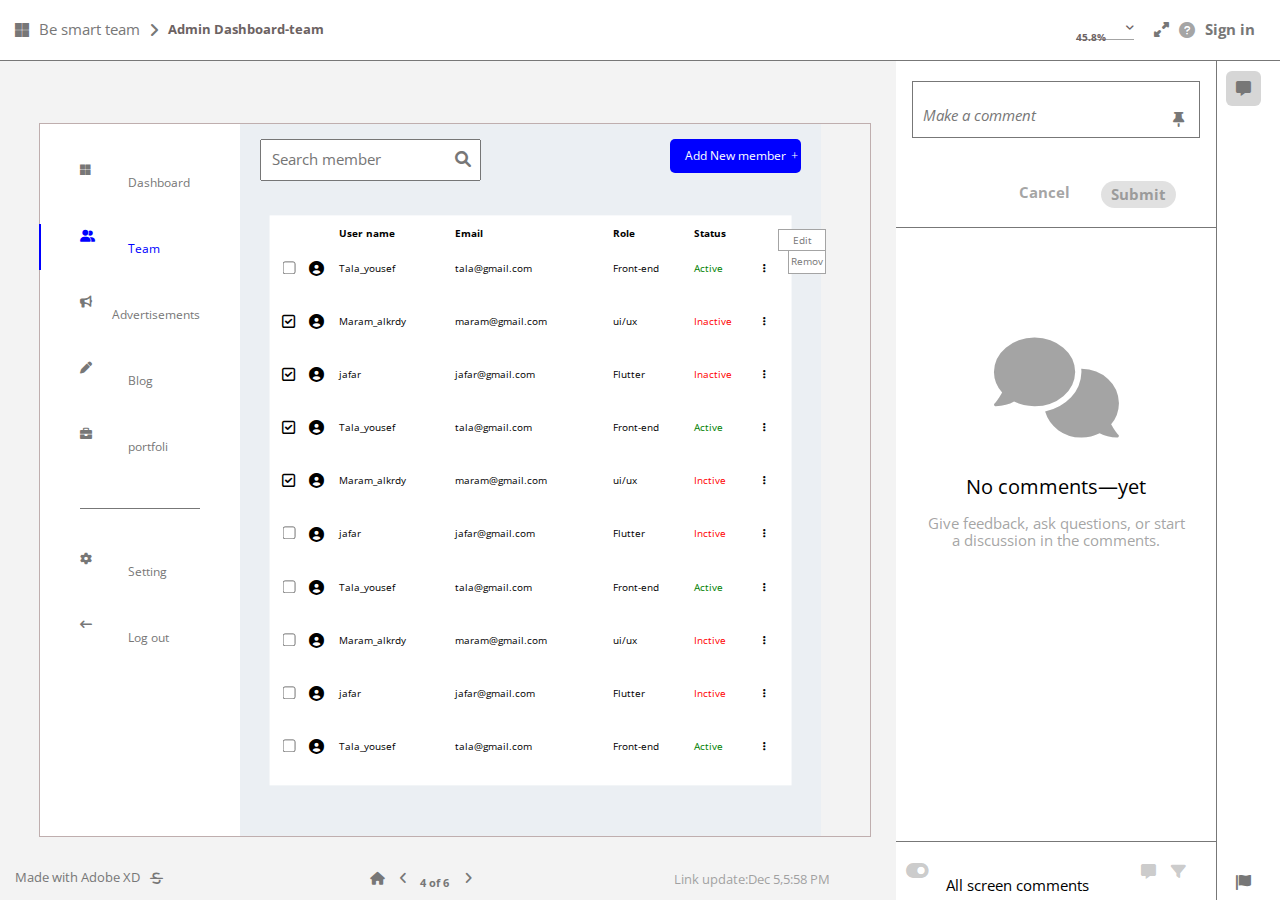
<file: index.html>
<!DOCTYPE html>
<html lang="en">
<head>
    <meta charset="UTF-8">
    <meta http-equiv="X-UA-Compatible" content="IE=edge">
    <meta name="viewport" content="width=device-width, initial-scale=1.0">
    <title>Be Smart</title>
    <!-- Bootstrap css -->
    <link rel="stylesheet" href="https://cdn.jsdelivr.net/npm/bootstrap@4.6.2/dist/css/bootstrap.min.css" integrity="sha384-xOolHFLEh07PJGoPkLv1IbcEPTNtaed2xpHsD9ESMhqIYd0nLMwNLD69Npy4HI+N" crossorigin="anonymous">
    <!-- normaliz -->
     <link rel="stylesheet" href="css/normalize.css">
    <!-- Font Aesome Library -->
    <link rel="stylesheet" href="css/all.min.css">
    <!-- Main Template Css File -->
    <link rel="stylesheet" href="css/Smart.css">
    <!-- Google Fonts -->
    <link rel="preconnect" href="https://fonts.gstatic.com" crossorigin>
    <link href="https://fonts.googleapis.com/css2?family=Open+Sans:wght@400;700&family=Work+Sans:ital,wght@0,200;0,300;0,500;0,600;0,700;0,800;1,400&display=swap" rel="stylesheet">
</head>
<body>
    <!-- Start header -->
    <header>
        <div class="all">
            <!-- Start the Left part from head -->
            <div class="part1">
                <a href="https://xd.adobe.com/view/d5bb8eee-4400-4ab6-a320-c0286a36d1fd-80e8/grid"><i class="fa-brands fa-microsoft"></i></a>
                <a href="https://xd.adobe.com/view/d5bb8eee-4400-4ab6-a320-c0286a36d1fd-80e8/grid">Be smart team</a>
                <i class="fa-solid fa-angle-right"></i>
                <p>Admin Dashboard-team</p>
            </div>
             <!-- End the Left part from head -->
            <!-- Start the right part from head --> 
            <div class="part2">
                <div class="zoom">
                    <p>45.8%</p>
                    <div class="dropdown left">
                        <i class="fa-solid fa-angle-down dropbtn first" onclick="myFunction()"></i>
                        <div id="oneDropdown" class="dropdown-content one">
                         <a href="#" class="small">Defult</a>
                         <a href="#" class="small">25%</a>
                         <a href="#" class="small">50%</a>
                         <a href="#" class="small">75%</a>
                         <a href="#" class="small">100%</a>
                         <a href="#" class="small">150%</a>
                         <a href="#" class="small">100%</a>
                         <a href="#" class="small">200%</a>
                        </div>
                    </div>
                </div>
                <div class="link1">
                    <i class="fa-solid fa-up-right-and-down-left-from-center"></i>
                    <p>Fullscreen mode</p>
                </div>
                <div class="dropdown right">
                    <i class="fa-solid fa-circle-question dropbtn second" onclick="toFunction()"></i>
                    <div id="towDropdown" class="dropdown-content tow">
                      <a href="https://helpx.adobe.com/xd/help/work-with-prototypes.html">Get Help</a>
                      <a href="https://adobexd.uservoice.com/forums/353007-adobe-xd-feature-requests?category_id=159990">Share Feedback</a>
                      <p onclick="turnon()">Logial Notices</p>
                    </div>
                </div>
                <a href="https://auth.services.adobe.com/en_US/index.html?callback=https%3A%2F%2Fims-na1.adobelogin.com%2Fims%2Fadobeid%2FCometWeb1%2FAdobeID%2Ftoken%3Fredirect_uri%3Dhttps%253A%252F%252Fxd.adobe.com%252Fview%252Fd5bb8eee-4400-4ab6-a320-c0286a36d1fd-80e8%252Fscreen%252Fdb1ac50d-ea6a-461c-96b9-d188bbcca755%2523old_hash%253D%2526from_ims%253Dtrue%253Fclient_id%253DCometWeb1%2526api%253Dauthorize%2526scope%253DAdobeID%252Copenid%252Ccreative_cloud%252Csao.ccprivate%252Csao.ccpublish%252Cab.manage%252Csao.comet_service%26state%3D%257B%2522ac%2522%253A%2522xd.adobe.com%2522%252C%2522context%2522%253A%257B%2522reason%2522%253A%257B%2522PROTOTYPE_DATA_SIGN_IN%2522%253A%257B%2522manifestURL%2522%253A%2522https%253A%252F%252Fcdn-sharing.adobecc.com%252Fcontent%252Fstorage%252Fid%252Furn%253Aaaid%253Asc%253AUS%253Ad5bb8eee-4400-4ab6-a320-c0286a36d1fd%253Fcomponent_id%253Dmanifest%2526api_key%253DCometServer1%2526access_token%253D1671177831_urn%25253Aaaid%25253Asc%25253AUS%25253Ad5bb8eee-4400-4ab6-a320-c0286a36d1fd%25253Bpublic_2331f4ae0408fd51a8f163706694e1f29a9dfc69%2522%252C%2522linkTemplate%2522%253A%257B%2522href%2522%253A%2522https%253A%252F%252Fcdn-sharing.adobecc.com%252Fcontent%252Fstorage%252Fid%252Furn%253Aaaid%253Asc%253AUS%253Ad5bb8eee-4400-4ab6-a320-c0286a36d1fd%257B%253Brevision%257D%257B%253Fcomponent_id%252Ccomponent_path%257D%2522%252C%2522data%2522%253A%257B%2522api_key%2522%253A%2522CometServer1%2522%252C%2522access_token%2522%253A%25221671177831_urn%253Aaaid%253Asc%253AUS%253Ad5bb8eee-4400-4ab6-a320-c0286a36d1fd%253Bpublic_2331f4ae0408fd51a8f163706694e1f29a9dfc69%2522%257D%257D%252C%2522ownerId%2522%253A%2522C71F47F461A3A8110A495C1E%2540AdobeID%2522%252C%2522manifest%2522%253A%257B%2522id%2522%253A%2522urn%253Aaaid%253Asc%253AUS%253Ad5bb8eee-4400-4ab6-a320-c0286a36d1fd%2522%257D%252C%2522invitationServiceAccessToken%2522%253A%2522%2522%257D%252C%2522REDIRECT_REASON%2522%253A%2522COMMENTING%2522%257D%257D%252C%2522jslibver%2522%253A%2522v2-v0.38.0-17-g633319d%2522%252C%2522nonce%2522%253A%25223723495321577922%2522%257D%26code_challenge_method%3Dplain%26use_ms_for_expiry%3Dtrue&client_id=CometWeb1&scope=AdobeID%2Copenid%2Ccreative_cloud%2Csao.ccprivate%2Csao.ccpublish%2Cab.manage%2Csao.comet_service&denied_callback=https%3A%2F%2Fims-na1.adobelogin.com%2Fims%2Fdenied%2FCometWeb1%3Fredirect_uri%3Dhttps%253A%252F%252Fxd.adobe.com%252Fview%252Fd5bb8eee-4400-4ab6-a320-c0286a36d1fd-80e8%252Fscreen%252Fdb1ac50d-ea6a-461c-96b9-d188bbcca755%2523old_hash%253D%2526from_ims%253Dtrue%253Fclient_id%253DCometWeb1%2526api%253Dauthorize%2526scope%253DAdobeID%252Copenid%252Ccreative_cloud%252Csao.ccprivate%252Csao.ccpublish%252Cab.manage%252Csao.comet_service%26response_type%3Dtoken%26state%3D%257B%2522ac%2522%253A%2522xd.adobe.com%2522%252C%2522context%2522%253A%257B%2522reason%2522%253A%257B%2522PROTOTYPE_DATA_SIGN_IN%2522%253A%257B%2522manifestURL%2522%253A%2522https%253A%252F%252Fcdn-sharing.adobecc.com%252Fcontent%252Fstorage%252Fid%252Furn%253Aaaid%253Asc%253AUS%253Ad5bb8eee-4400-4ab6-a320-c0286a36d1fd%253Fcomponent_id%253Dmanifest%2526api_key%253DCometServer1%2526access_token%253D1671177831_urn%25253Aaaid%25253Asc%25253AUS%25253Ad5bb8eee-4400-4ab6-a320-c0286a36d1fd%25253Bpublic_2331f4ae0408fd51a8f163706694e1f29a9dfc69%2522%252C%2522linkTemplate%2522%253A%257B%2522href%2522%253A%2522https%253A%252F%252Fcdn-sharing.adobecc.com%252Fcontent%252Fstorage%252Fid%252Furn%253Aaaid%253Asc%253AUS%253Ad5bb8eee-4400-4ab6-a320-c0286a36d1fd%257B%253Brevision%257D%257B%253Fcomponent_id%252Ccomponent_path%257D%2522%252C%2522data%2522%253A%257B%2522api_key%2522%253A%2522CometServer1%2522%252C%2522access_token%2522%253A%25221671177831_urn%253Aaaid%253Asc%253AUS%253Ad5bb8eee-4400-4ab6-a320-c0286a36d1fd%253Bpublic_2331f4ae0408fd51a8f163706694e1f29a9dfc69%2522%257D%257D%252C%2522ownerId%2522%253A%2522C71F47F461A3A8110A495C1E%2540AdobeID%2522%252C%2522manifest%2522%253A%257B%2522id%2522%253A%2522urn%253Aaaid%253Asc%253AUS%253Ad5bb8eee-4400-4ab6-a320-c0286a36d1fd%2522%257D%252C%2522invitationServiceAccessToken%2522%253A%2522%2522%257D%252C%2522REDIRECT_REASON%2522%253A%2522COMMENTING%2522%257D%257D%252C%2522jslibver%2522%253A%2522v2-v0.38.0-17-g633319d%2522%252C%2522nonce%2522%253A%25223723495321577922%2522%257D&state=%7B%22ac%22%3A%22xd.adobe.com%22%2C%22context%22%3A%7B%22reason%22%3A%7B%22PROTOTYPE_DATA_SIGN_IN%22%3A%7B%22manifestURL%22%3A%22https%3A%2F%2Fcdn-sharing.adobecc.com%2Fcontent%2Fstorage%2Fid%2Furn%3Aaaid%3Asc%3AUS%3Ad5bb8eee-4400-4ab6-a320-c0286a36d1fd%3Fcomponent_id%3Dmanifest%26api_key%3DCometServer1%26access_token%3D1671177831_urn%253Aaaid%253Asc%253AUS%253Ad5bb8eee-4400-4ab6-a320-c0286a36d1fd%253Bpublic_2331f4ae0408fd51a8f163706694e1f29a9dfc69%22%2C%22linkTemplate%22%3A%7B%22href%22%3A%22https%3A%2F%2Fcdn-sharing.adobecc.com%2Fcontent%2Fstorage%2Fid%2Furn%3Aaaid%3Asc%3AUS%3Ad5bb8eee-4400-4ab6-a320-c0286a36d1fd%7B%3Brevision%7D%7B%3Fcomponent_id%2Ccomponent_path%7D%22%2C%22data%22%3A%7B%22api_key%22%3A%22CometServer1%22%2C%22access_token%22%3A%221671177831_urn%3Aaaid%3Asc%3AUS%3Ad5bb8eee-4400-4ab6-a320-c0286a36d1fd%3Bpublic_2331f4ae0408fd51a8f163706694e1f29a9dfc69%22%7D%7D%2C%22ownerId%22%3A%22C71F47F461A3A8110A495C1E%40AdobeID%22%2C%22manifest%22%3A%7B%22id%22%3A%22urn%3Aaaid%3Asc%3AUS%3Ad5bb8eee-4400-4ab6-a320-c0286a36d1fd%22%7D%2C%22invitationServiceAccessToken%22%3A%22%22%7D%2C%22REDIRECT_REASON%22%3A%22COMMENTING%22%7D%7D%2C%22jslibver%22%3A%22v2-v0.38.0-17-g633319d%22%2C%22nonce%22%3A%223723495321577922%22%7D&relay=cc47d45d-70d3-4a08-9dda-d7e143071ab0&locale=en_US&flow_type=token&ctx_id=xdweb_default&dctx_id=v%3A2%2Cs%2C4c1b2d10-670c-11eb-8cd0-0787e43103ca&idp_flow_type=login&s_p=google%2Cfacebook%2Capple&response_type=token#/" class="link3">Sign in</a>
            </div>
            <!-- End the right part from head -->
        </div>
    </header>
    <!-- End header -->
    <!-- Start section -->
    <div class="big">
        <!-- Start content -->
        <div class="content">
            <div class="overlayforcont" id="div3">
                <div class="overlaycont"></div>
                <p>Place the pin here or press Esc to cancel</p>
            </div>
            <div class="part1">
                <div>
                    <i class="fa-brands fa-microsoft"></i>
                    <p>Dashboard</p>
                </div>
                <div class="blue">
                    <i class="fa-solid fa-user-group"></i>
                    <p>Team</p>
                </div>
                <div>
                    <i class="fa-solid fa-bullhorn"></i>
                    <p class="adv">Advertisements</p>
                </div>
                <div>
                    <i class="fa-solid fa-pen"></i>
                    <p>Blog</p>
                </div>
                <div class="pro">
                    <i class="fa-solid fa-briefcase"></i>
                    <p>portfoli</p>
                </div>
                <div>
                    <i class="fa-solid fa-gear"></i>
                    <p>Setting</p>
                </div>
                <div>
                    <i class="fa-solid fa-arrow-left-long"></i>
                    <p>Log out</p>
                </div>
            </div>
            <div class="part2">
                <div class="head">
                    <form action="">
                        <input type="text" name="search" placeholder="Search member">
                        <i class="fa-solid fa-magnifying-glass"></i>
                        </form>
                        <p>Add New member</p>
                </div>
                <table>
                    <thead>
                        <tr>
                            <td></td>
                            <td></td>
                            <td>User name</td>
                            <td>Email</td>
                            <td>Role</td>
                            <td>Status</td>
                        </tr>
                    </thead>
                    <tbody>
                        <tr>
                            <td><input type="checkbox"></td>
                            <td><i class="fa-solid fa-circle-user"></i></td>
                            <td>Tala_yousef</td>
                            <td>tala@gmail.com</td>
                            <td>Front-end</td>
                            <td class="active">Active</td>
                            <td><i class="fa-solid fa-ellipsis-vertical"></i></td>
                        </tr>
                        <tr>
                            <td><i class="fa-regular fa-square-check icone"></i></td>
                            <td><i class="fa-solid fa-circle-user"></i></td>
                            <td>Maram_alkrdy</td>
                            <td>maram@gmail.com</td>
                            <td>ui/ux</td>
                            <td class="inactive">Inactive</td>
                            <td><i class="fa-solid fa-ellipsis-vertical"></i></td>
                        </tr>
                        <tr class="three">
                            <td><i class="fa-regular fa-square-check icone"></i></td>
                            <td><i class="fa-solid fa-circle-user"></i></td>
                            <td>jafar</td>
                            <td>jafar@gmail.com</td>
                            <td>Flutter</td>
                            <td class="inactive">Inactive</td>
                            <td><i class="fa-solid fa-ellipsis-vertical"></i></td>
                        </tr>
                        <tr>
                            <td><i class="fa-regular fa-square-check icone"></i></td>
                            <td><i class="fa-solid fa-circle-user"></i></td>
                            <td>Tala_yousef</td>
                            <td>tala@gmail.com</td>
                            <td>Front-end</td>
                            <td class="active">Active</td>
                            <td><i class="fa-solid fa-ellipsis-vertical"></i></td>
                        </tr>
                        <tr>
                            <td><i class="fa-regular fa-square-check icone"></i></td>
                            <td><i class="fa-solid fa-circle-user"></i></td>
                            <td>Maram_alkrdy</td>
                            <td>maram@gmail.com</td>
                            <td>ui/ux</td>
                            <td class="inactive">Inctive</td>
                            <td><i class="fa-solid fa-ellipsis-vertical"></i></td>
                        </tr>
                        <tr>
                            <td><input type="checkbox"></td>
                            <td><i class="fa-solid fa-circle-user"></i></td>
                            <td>jafar</td>
                            <td>jafar@gmail.com</td>
                            <td>Flutter</td>
                            <td class="inactive">Inctive</td>
                            <td><i class="fa-solid fa-ellipsis-vertical"></i></td>
                        </tr>
                        <tr>
                            <td><input type="checkbox"></td>
                            <td><i class="fa-solid fa-circle-user"></i></td>
                            <td>Tala_yousef</td>
                            <td>tala@gmail.com</td>
                            <td>Front-end</td>
                            <td class="active">Active</td>
                            <td><i class="fa-solid fa-ellipsis-vertical"></i></td>
                        </tr>
                        <tr>
                            <td><input type="checkbox"></td>
                            <td><i class="fa-solid fa-circle-user"></i></td>
                            <td>Maram_alkrdy</td>
                            <td>maram@gmail.com</td>
                            <td>ui/ux</td>
                            <td class="inactive">Inctive</td>
                            <td><i class="fa-solid fa-ellipsis-vertical"></i></td>
                        </tr>
                        <tr>
                            <td><input type="checkbox"></td>
                            <td><i class="fa-solid fa-circle-user"></i></td>
                            <td>jafar</td>
                            <td>jafar@gmail.com</td>
                            <td>Flutter</td>
                            <td class="inactive">Inctive</td>
                            <td><i class="fa-solid fa-ellipsis-vertical"></i></td>
                        </tr>
                        <tr>
                            <td><input type="checkbox"></td>
                            <td><i class="fa-solid fa-circle-user"></i></td>
                            <td>Tala_yousef</td>
                            <td>tala@gmail.com</td>
                            <td>Front-end</td>
                            <td class="active">Active</td>
                            <td><i class="fa-solid fa-ellipsis-vertical"></i></td>
                        </tr>
                    </tbody>
                </table>
            </div>
        </div>
        <!-- End content -->
        <!-- Start comment -->
        <div class="comment">
            <div class="up1">
                <div class="sequre" contenteditable="true">
                    <p>Make a comment</p>
                    <div class="instul">
                        <i class="fa-solid fa-thumbtack" onclick="instul()"></i>
                        <p>Place a pin</p>
                    </div>
                </div>
                <button class="first">Cancel</button>
                <button class="second">Submit</button>
            </div>
            <div class="middle">
                <i class="fa-solid fa-comments"></i>
                <h2>No comments—yet</h2>  
                <p>Give feedback, ask questions, or start a discussion in the comments.</p>
            </div>
            <div class="down">
                <i class="fa-solid fa-toggle-on num1"></i>
                <p>All screen comments</p>
                <i class="fa-solid fa-message num2"></i>
                <i class="fa-solid fa-filter num3"></i>
            </div>
        </div>
        <!-- End comment -->
        <aside>
            <div class="icone">
                <div class="icone1">
                    <i class="fa-solid fa-message num2 up"></i>
                    <p>Click to collaps panel</p> 
                </div>
                <div class="icone2">
                    <i class="fa-solid fa-flag down" onclick="start()"></i>
                    <p>Report Abuse</p>
                    <!-- <div class="list" id="div1">
                        <h2>Report Abuse</h2>
                        <hr>
                        <div class="scroll">
                            <p class="first"> If you feel that this Creative Cloud content violates the Adobe
                                Temrs of Use,you may report this content by filling out this quick form.
                            </p>
                            <form action="">
                                <div class="one">
                                    <label for="mail">Your Email*</label>
                                    <input type="text" id="mail" required>
                                </div>
                                <div class="tow">
                                    <label for="name">Your Name*</label>
                                    <input type="text" id="name" required>
                                </div>
                                <p class="second">why are you reporting this content?*</p>
                                <div class="cho1">
                                    <input type="radio" name="os" value="defamation">
                                    <label for="">Defamation</label>
                                </div>
                                <div class="cho2">
                                    <input type="radio" name="os" value="trademark">
                                    <label for="">Trademark Infringement</label>
                                </div>
                                <div class="cho3">
                                    <input type="radio" name="os" value="ofensive">
                                    <label for="">Offensive Content</label>
                                </div>
                                <div class="cho4">
                                    <input type="radio" name="os" value="Racist">
                                    <label for="">Racist Or Hate Content</label>
                                </div>
                                <div class="cho5">
                                    <input type="radio" name="os" value="Sexually">
                                    <label for="">Sexually Explicit Content</label>
                                </div>
                                <div class="cho6">
                                    <input type="radio" name="os" value="Other">
                                    <label for="">Other</label>
                                </div>
                                <br>
                                <p class="third">pleas provide a description of your concern.</p>
                                <textarea name="" id="text" cols="30" rows="10" placeholder="Describe Concerm"></textarea>
                                <p class="rec">Required*</p>
                            </form>
                        </div>
                        <div class="last">
                            <input type="submit" value="Report abuse">
                            <button>Cancel</button>
                        </div>
                    </div> -->
                </div>
            </div>
        </aside>
        <!--Start foot -->
        <a href="https://www.adobe.com/creativecloud.html?sdid=YXPZG4ZY&mv=other" class="foot1">Made with Adobe XD</a>
        <a href="https://www.adobe.com/creativecloud.html?sdid=YXPZG4ZY&mv=other"><i class="fa-solid fa-strikethrough ifoot1"></i></a>
        <a href="https://xd.adobe.com/view/d5bb8eee-4400-4ab6-a320-c0286a36d1fd-80e8/"><i class="fa-solid fa-house ifoot2"></i></a>
        <a href="https://xd.adobe.com/view/d5bb8eee-4400-4ab6-a320-c0286a36d1fd-80e8/screen/b8c90827-607e-47d5-acb1-b978095a3bf1"><i class="fa-solid fa-angle-left ifoot3"></i></a>
        <p class="foot2">4 of 6</p>
        <a href="next.html"><i class="fa-solid fa-angle-right ifoot4"></i></a>
        <p class="foot3">Link update:Dec 5,5:58 PM</p>
        <!-- End foot -->
    </div>
    <!-- End Section -->
    <!-- Start list icon2 in asidebar -->
    <div class="list" id="div1">
        <h2>Report Abuse</h2>
        <hr>
        <div class="scroll">
            <p class="first"> If you feel that this Creative Cloud content violates the Adobe
                Temrs of Use,you may report this content by filling out this quick form.
            </p>
            <form action="">
                <div class="input1">
                    <label for="mail">Your Email*</label>
                    <input type="text" id="mail" required>
                </div>
                <div class="input2">
                    <label for="name">Your Name*</label>
                    <input type="text" id="name" required>
                </div>
                <p class="second">why are you reporting this content?*</p>
                <div class="cho1">
                    <input type="radio" name="os" value="defamation">
                    <label for="">Defamation</label>
                </div>
                <div class="cho2">
                    <input type="radio" name="os" value="trademark">
                    <label for="">Trademark Infringement</label>
                </div>
                <div class="cho3">
                    <input type="radio" name="os" value="ofensive">
                    <label for="">Offensive Content</label>
                </div>
                <div class="cho4">
                    <input type="radio" name="os" value="Racist">
                    <label for="">Racist Or Hate Content</label>
                </div>
                <div class="cho5">
                    <input type="radio" name="os" value="Sexually">
                    <label for="">Sexually Explicit Content</label>
                </div>
                <div class="cho6">
                    <input type="radio" name="os" value="Other">
                    <label for="">Other</label>
                </div>
                <br>
                <p class="third">pleas provide a description of your concern.</p>
                <textarea name="" id="text" cols="30" rows="10" placeholder="Describe Concerm"></textarea>
                <p class="rec">Required*</p>
            </form>
        </div>
        <div class="last">
        <input type="submit" value="Report abuse">
        <button onclick="off()">Cancel</button>
        </div>
    </div>
    <!-- End list icon2 in asidebar -->
    <!-- Start legal list in dropdown question mark -->
    <div class="legal" id="div2">
        <h3>legial notices</h3>
        <hr>
        <a href="https://www.adobe.com/legal/terms.html" class="first">Teams of Use</a>
        <p class="top">© 2016-2022 Adobe. All rights reserved.</p>
        <p class="middle">Adobe, the Adobe logo and Adobe XD are either registered trademarks or trademarks of Adobe in the
            United States and/or other countries. All other trademarks are the property of their respective owners.
        </p>
        <p class="bottom">Third Party notices, terms and conditions pertaining to third party software can be found at
            <a href="https://www.adobe.com/products/eula/third_party.html">https://www.adobe.com/go/thirdparty</a>and are incorporated by reference.
        </p>
        <button onclick="turnout()">close</button>
    </div>
    <!-- End legal list in dropdown question mark -->
    <!-- Start overlay for body -->
    <div class="overlay" id="lay"></div>
    <!-- End overlay for body -->
    <!-- Start overlay for contenn -->
    <!-- Start overlay for content -->
     
    
    <script src="https://cdn.jsdelivr.net/npm/jquery@3.5.1/dist/jquery.slim.min.js" integrity="sha384-DfXdz2htPH0lsSSs5nCTpuj/zy4C+OGpamoFVy38MVBnE+IbbVYUew+OrCXaRkfj" crossorigin="anonymous"></script>
    <script src="https://cdn.jsdelivr.net/npm/popper.js@1.16.1/dist/umd/popper.min.js" integrity="sha384-9/reFTGAW83EW2RDu2S0VKaIzap3H66lZH81PoYlFhbGU+6BZp6G7niu735Sk7lN" crossorigin="anonymous"></script>
    <script src="https://cdn.jsdelivr.net/npm/bootstrap@4.6.2/dist/js/bootstrap.min.js" integrity="sha384-+sLIOodYLS7CIrQpBjl+C7nPvqq+FbNUBDunl/OZv93DB7Ln/533i8e/mZXLi/P+" crossorigin="anonymous"></script>
    <script src="/smart.js"></script>
</body>
</html>
</file>
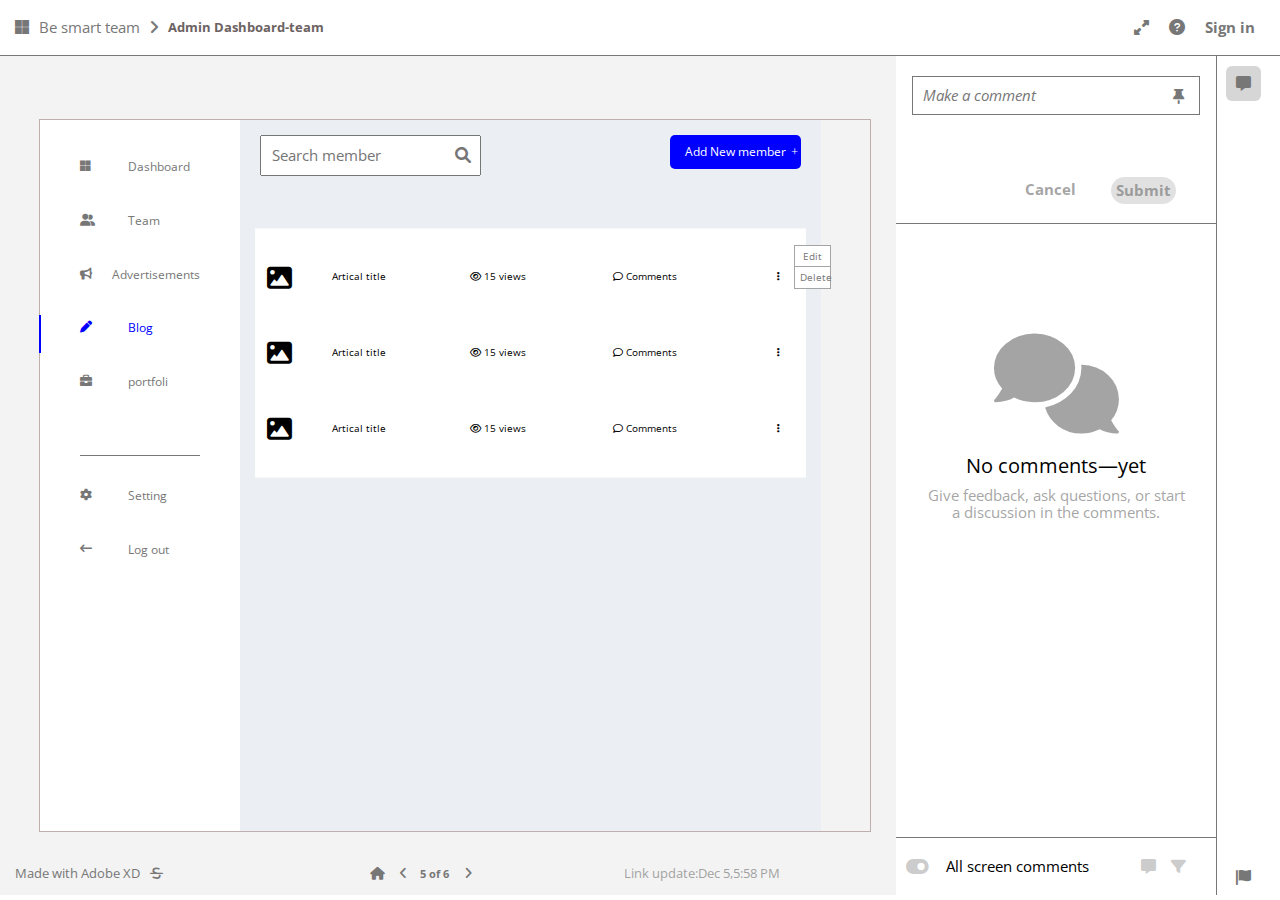
<file: next.html>
<!DOCTYPE html>
<html lang="en">
<head>
    <meta charset="UTF-8">
    <meta http-equiv="X-UA-Compatible" content="IE=edge">
    <meta name="viewport" content="width=device-width, initial-scale=1.0">
    <title>Be Smart</title>
    <!-- Bootstrap css -->
    <!-- <link rel="stylesheet" href="bootstrap/bootstrap.min.css"> -->
    <!-- normalize-->
     <link rel="stylesheet" href="css/normalize.css">
    <!-- Font Aesome Library -->
    <link rel="stylesheet" href="css/all.min.css">
    <!-- Main Template Css File -->
    <link rel="stylesheet" href="css/next.css">
    <!-- Google Fonts -->
    <link rel="preconnect" href="https://fonts.gstatic.com" crossorigin>
    <link href="https://fonts.googleapis.com/css2?family=Open+Sans:wght@400;700&family=Work+Sans:ital,wght@0,200;0,300;0,500;0,600;0,700;0,800;1,400&display=swap" rel="stylesheet">
</head>
<body>
    <!-- start header -->
    <header>
        <div class="all">
            <div class="part1">
                <a href="https://xd.adobe.com/view/d5bb8eee-4400-4ab6-a320-c0286a36d1fd-80e8/grid"><i class="fa-brands fa-microsoft"></i></a>
                <a href="https://xd.adobe.com/view/d5bb8eee-4400-4ab6-a320-c0286a36d1fd-80e8/grid">Be smart team</a>
                <i class="fa-solid fa-angle-right"></i>
                <p>Admin Dashboard-team</p>
            </div>
            <div class="part2">
                <div class="link1">
                    <i class="fa-solid fa-up-right-and-down-left-from-center"></i>
                    <p>Fullscreen mode</p>
                </div>
                <a href="#" class="link2"><i class="fa-solid fa-circle-question three"></i></a>
                <a href="https://auth.services.adobe.com/en_US/index.html?callback=https%3A%2F%2Fims-na1.adobelogin.com%2Fims%2Fadobeid%2FCometWeb1%2FAdobeID%2Ftoken%3Fredirect_uri%3Dhttps%253A%252F%252Fxd.adobe.com%252Fview%252Fd5bb8eee-4400-4ab6-a320-c0286a36d1fd-80e8%252Fscreen%252Fdb1ac50d-ea6a-461c-96b9-d188bbcca755%2523old_hash%253D%2526from_ims%253Dtrue%253Fclient_id%253DCometWeb1%2526api%253Dauthorize%2526scope%253DAdobeID%252Copenid%252Ccreative_cloud%252Csao.ccprivate%252Csao.ccpublish%252Cab.manage%252Csao.comet_service%26state%3D%257B%2522ac%2522%253A%2522xd.adobe.com%2522%252C%2522context%2522%253A%257B%2522reason%2522%253A%257B%2522PROTOTYPE_DATA_SIGN_IN%2522%253A%257B%2522manifestURL%2522%253A%2522https%253A%252F%252Fcdn-sharing.adobecc.com%252Fcontent%252Fstorage%252Fid%252Furn%253Aaaid%253Asc%253AUS%253Ad5bb8eee-4400-4ab6-a320-c0286a36d1fd%253Fcomponent_id%253Dmanifest%2526api_key%253DCometServer1%2526access_token%253D1671177831_urn%25253Aaaid%25253Asc%25253AUS%25253Ad5bb8eee-4400-4ab6-a320-c0286a36d1fd%25253Bpublic_2331f4ae0408fd51a8f163706694e1f29a9dfc69%2522%252C%2522linkTemplate%2522%253A%257B%2522href%2522%253A%2522https%253A%252F%252Fcdn-sharing.adobecc.com%252Fcontent%252Fstorage%252Fid%252Furn%253Aaaid%253Asc%253AUS%253Ad5bb8eee-4400-4ab6-a320-c0286a36d1fd%257B%253Brevision%257D%257B%253Fcomponent_id%252Ccomponent_path%257D%2522%252C%2522data%2522%253A%257B%2522api_key%2522%253A%2522CometServer1%2522%252C%2522access_token%2522%253A%25221671177831_urn%253Aaaid%253Asc%253AUS%253Ad5bb8eee-4400-4ab6-a320-c0286a36d1fd%253Bpublic_2331f4ae0408fd51a8f163706694e1f29a9dfc69%2522%257D%257D%252C%2522ownerId%2522%253A%2522C71F47F461A3A8110A495C1E%2540AdobeID%2522%252C%2522manifest%2522%253A%257B%2522id%2522%253A%2522urn%253Aaaid%253Asc%253AUS%253Ad5bb8eee-4400-4ab6-a320-c0286a36d1fd%2522%257D%252C%2522invitationServiceAccessToken%2522%253A%2522%2522%257D%252C%2522REDIRECT_REASON%2522%253A%2522COMMENTING%2522%257D%257D%252C%2522jslibver%2522%253A%2522v2-v0.38.0-17-g633319d%2522%252C%2522nonce%2522%253A%25223723495321577922%2522%257D%26code_challenge_method%3Dplain%26use_ms_for_expiry%3Dtrue&client_id=CometWeb1&scope=AdobeID%2Copenid%2Ccreative_cloud%2Csao.ccprivate%2Csao.ccpublish%2Cab.manage%2Csao.comet_service&denied_callback=https%3A%2F%2Fims-na1.adobelogin.com%2Fims%2Fdenied%2FCometWeb1%3Fredirect_uri%3Dhttps%253A%252F%252Fxd.adobe.com%252Fview%252Fd5bb8eee-4400-4ab6-a320-c0286a36d1fd-80e8%252Fscreen%252Fdb1ac50d-ea6a-461c-96b9-d188bbcca755%2523old_hash%253D%2526from_ims%253Dtrue%253Fclient_id%253DCometWeb1%2526api%253Dauthorize%2526scope%253DAdobeID%252Copenid%252Ccreative_cloud%252Csao.ccprivate%252Csao.ccpublish%252Cab.manage%252Csao.comet_service%26response_type%3Dtoken%26state%3D%257B%2522ac%2522%253A%2522xd.adobe.com%2522%252C%2522context%2522%253A%257B%2522reason%2522%253A%257B%2522PROTOTYPE_DATA_SIGN_IN%2522%253A%257B%2522manifestURL%2522%253A%2522https%253A%252F%252Fcdn-sharing.adobecc.com%252Fcontent%252Fstorage%252Fid%252Furn%253Aaaid%253Asc%253AUS%253Ad5bb8eee-4400-4ab6-a320-c0286a36d1fd%253Fcomponent_id%253Dmanifest%2526api_key%253DCometServer1%2526access_token%253D1671177831_urn%25253Aaaid%25253Asc%25253AUS%25253Ad5bb8eee-4400-4ab6-a320-c0286a36d1fd%25253Bpublic_2331f4ae0408fd51a8f163706694e1f29a9dfc69%2522%252C%2522linkTemplate%2522%253A%257B%2522href%2522%253A%2522https%253A%252F%252Fcdn-sharing.adobecc.com%252Fcontent%252Fstorage%252Fid%252Furn%253Aaaid%253Asc%253AUS%253Ad5bb8eee-4400-4ab6-a320-c0286a36d1fd%257B%253Brevision%257D%257B%253Fcomponent_id%252Ccomponent_path%257D%2522%252C%2522data%2522%253A%257B%2522api_key%2522%253A%2522CometServer1%2522%252C%2522access_token%2522%253A%25221671177831_urn%253Aaaid%253Asc%253AUS%253Ad5bb8eee-4400-4ab6-a320-c0286a36d1fd%253Bpublic_2331f4ae0408fd51a8f163706694e1f29a9dfc69%2522%257D%257D%252C%2522ownerId%2522%253A%2522C71F47F461A3A8110A495C1E%2540AdobeID%2522%252C%2522manifest%2522%253A%257B%2522id%2522%253A%2522urn%253Aaaid%253Asc%253AUS%253Ad5bb8eee-4400-4ab6-a320-c0286a36d1fd%2522%257D%252C%2522invitationServiceAccessToken%2522%253A%2522%2522%257D%252C%2522REDIRECT_REASON%2522%253A%2522COMMENTING%2522%257D%257D%252C%2522jslibver%2522%253A%2522v2-v0.38.0-17-g633319d%2522%252C%2522nonce%2522%253A%25223723495321577922%2522%257D&state=%7B%22ac%22%3A%22xd.adobe.com%22%2C%22context%22%3A%7B%22reason%22%3A%7B%22PROTOTYPE_DATA_SIGN_IN%22%3A%7B%22manifestURL%22%3A%22https%3A%2F%2Fcdn-sharing.adobecc.com%2Fcontent%2Fstorage%2Fid%2Furn%3Aaaid%3Asc%3AUS%3Ad5bb8eee-4400-4ab6-a320-c0286a36d1fd%3Fcomponent_id%3Dmanifest%26api_key%3DCometServer1%26access_token%3D1671177831_urn%253Aaaid%253Asc%253AUS%253Ad5bb8eee-4400-4ab6-a320-c0286a36d1fd%253Bpublic_2331f4ae0408fd51a8f163706694e1f29a9dfc69%22%2C%22linkTemplate%22%3A%7B%22href%22%3A%22https%3A%2F%2Fcdn-sharing.adobecc.com%2Fcontent%2Fstorage%2Fid%2Furn%3Aaaid%3Asc%3AUS%3Ad5bb8eee-4400-4ab6-a320-c0286a36d1fd%7B%3Brevision%7D%7B%3Fcomponent_id%2Ccomponent_path%7D%22%2C%22data%22%3A%7B%22api_key%22%3A%22CometServer1%22%2C%22access_token%22%3A%221671177831_urn%3Aaaid%3Asc%3AUS%3Ad5bb8eee-4400-4ab6-a320-c0286a36d1fd%3Bpublic_2331f4ae0408fd51a8f163706694e1f29a9dfc69%22%7D%7D%2C%22ownerId%22%3A%22C71F47F461A3A8110A495C1E%40AdobeID%22%2C%22manifest%22%3A%7B%22id%22%3A%22urn%3Aaaid%3Asc%3AUS%3Ad5bb8eee-4400-4ab6-a320-c0286a36d1fd%22%7D%2C%22invitationServiceAccessToken%22%3A%22%22%7D%2C%22REDIRECT_REASON%22%3A%22COMMENTING%22%7D%7D%2C%22jslibver%22%3A%22v2-v0.38.0-17-g633319d%22%2C%22nonce%22%3A%223723495321577922%22%7D&relay=cc47d45d-70d3-4a08-9dda-d7e143071ab0&locale=en_US&flow_type=token&ctx_id=xdweb_default&dctx_id=v%3A2%2Cs%2C4c1b2d10-670c-11eb-8cd0-0787e43103ca&idp_flow_type=login&s_p=google%2Cfacebook%2Capple&response_type=token#/" class="link3">Sign in</a>
            </div>
        </div>
    </header>
    <!-- end header -->
    <!-- start section -->
    <div class="big">
        <div class="content">
            <div class="part1">
                <div>
                    <i class="fa-brands fa-microsoft"></i>
                    <p>Dashboard</p>
                </div>
                <div>
                    <i class="fa-solid fa-user-group"></i>
                    <p>Team</p>
                </div>
                <div>
                    <i class="fa-solid fa-bullhorn"></i>
                    <p class="adv">Advertisements</p>
                </div>
                <div class="blue">
                    <i class="fa-solid fa-pen"></i>
                    <p>Blog</p>
                </div>
                <div class="pro">
                    <i class="fa-solid fa-briefcase"></i>
                    <p>portfoli</p>
                </div>
                <div>
                    <i class="fa-solid fa-gear"></i>
                    <p>Setting</p>
                </div>
                <div>
                    <i class="fa-solid fa-arrow-left-long"></i>
                    <p>Log out</p>
                </div>
            </div>
            <div class="part2">
                <div class="head">
                    <form action="">
                        <input type="text" name="search" placeholder="Search member">
                        <i class="fa-solid fa-magnifying-glass"></i>
                        </form>
                        <p>Add New member</p>
                </div>
                <table>
                    <tbody>
                        <tr>
                            <td><i class="fa-solid fa-image"></i></td>
                            <td>Artical title</td>
                            <td><i class="fa-regular fa-eye"></i> 15 views</td>
                            <td><i class="fa-regular fa-comment"></i> Comments</td>
                            <td><i class="fa-solid fa-ellipsis-vertical"></i></td>
                        </tr>
                        <tr>
                            <td><i class="fa-solid fa-image"></i></td>
                            <td>Artical title</td>
                            <td><i class="fa-regular fa-eye"></i> 15 views</td>
                            <td><i class="fa-regular fa-comment"></i> Comments</td>
                            <td><i class="fa-solid fa-ellipsis-vertical"></i></td> 
                        </tr>
                        <tr>
                            <td><i class="fa-solid fa-image"></i></td>
                            <td>Artical title</td>
                            <td><i class="fa-regular fa-eye"></i> 15 views</td>
                            <td><i class="fa-regular fa-comment"></i> Comments</td>
                            <td><i class="fa-solid fa-ellipsis-vertical"></i></td>
                        </tr>
                       </tbody>
                </table>
            </div>
        </div>
        <div class="comment">
            <div class="up1">
                <div class="sequre" contenteditable="true">
                    <p>Make a comment</p>
                    <div class="instul">
                        <i class="fa-solid fa-thumbtack"></i>
                        <p>Place a pin</p>
                    </div>
                </div>
                <button class="first">Cancel</button>
                <button class="second">Submit</button>
            </div>
            <div class="middle">
                <i class="fa-solid fa-comments"></i>
                <h2>No comments—yet</h2>  
                <p>Give feedback, ask questions, or start a discussion in the comments.</p>
            </div>
            <div class="down">
                <i class="fa-solid fa-toggle-on num1"></i>
                <p>All screen comments</p>
                <i class="fa-solid fa-message num2"></i>
                <i class="fa-solid fa-filter num3"></i>
            </div>
        </div>
        <aside>
            <div class="icone">
                <div class="icone1">
                    <i class="fa-solid fa-message num2 up"></i>
                    <p>Click to collaps panel</p> 
                </div>
                <div class="icone2">
                    <i class="fa-solid fa-flag down"></i>
                    <p>Report Abuse</p>
                </div>
            </div>
        </aside>
        <!--start foot -->
        <a href="https://www.adobe.com/creativecloud.html?sdid=YXPZG4ZY&mv=other" class="foot1">Made with Adobe XD</a>
        <a href="https://www.adobe.com/creativecloud.html?sdid=YXPZG4ZY&mv=other"><i class="fa-solid fa-strikethrough ifoot1"></i></a>
        <a href="https://xd.adobe.com/view/d5bb8eee-4400-4ab6-a320-c0286a36d1fd-80e8/"><i class="fa-solid fa-house ifoot2"></i></a>
        <a href="index.html"><i class="fa-solid fa-angle-left ifoot3"></i></a>
        <p class="foot2">5 of 6</p>
        <a href="https://xd.adobe.com/view/d5bb8eee-4400-4ab6-a320-c0286a36d1fd-80e8/screen/3518cd74-613f-47f6-829e-8957902f70a7"><i class="fa-solid fa-angle-right ifoot4"></i></a>
        <p class="foot3">Link update:Dec 5,5:58 PM</p>
        <!-- end foot -->
        
    </div>
    <!-- End Section -->
</body>
</html>
</file>
<file: css/Smart.css>
:root {
    --main-color: #777;
    --second-color: #777777ab;
    --third-color: #77777766;
}



/* Start Global Ruls */
* {
    -webkit-box-sizing: border-box;
    -moz-box-sizing: border-box;
    box-sizing: border-box;
}
html {
    scroll-behavior: smooth;
}
body {
    font-family: 'Open Sans', sans-serif;
    max-height: 1267px;

}
ul {
    list-style: none;
}
.overlay {
position: absolute;
top: 0;
left: 0;
width: 100%;
height: 100%;
background-color: rgb(0 0 0 / 70%);
display: none;

}
/* End Global Ruls */
/* Start header */
.all {
display: flex;
justify-content: space-between;
background-color: white;
padding: 15px;
border-bottom: 1px solid var(--main-color);
max-height: 60.5px;
}
 /* Start the Left part from head */
.all .part1 {
    display: flex;
    justify-content: center;
    align-items: center;
    text-align: center;
}
.all .part1 a:first-child {
    color: var(--main-color);
}
.all .part1 a:nth-child(2) {
    font-size: 15px;
    margin: 0 10px;
    color: var(--main-color);
    text-decoration: none;
}
.all .part1 a:nth-child(2):hover {
    text-decoration: underline;
    color: black;
}
.all .part1 p {
    font-size: 13px;
    font-weight: bold;
    color: #6c6262;
    margin: 5px 10px;
    cursor: default;
}
.all .part1 i {
   color: var(--main-color);
}
/* End the Left part from head */
/* Start the right part from head */
.all .part2 {
    display: flex;
    justify-content: center;
    align-items: center;
    text-align: center;
}
.all .part2 .zoom {
    display: flex;
    justify-content: space-between;
    border-bottom: 1px solid var(--second-color);
    margin-right: 10px;
    position: relative;
    top: -6px;
}
.all .part2 .zoom p {
    font-size: 10px;
    color: #6c6262;
    font-weight: bold;
    margin-right: 20px;
    position: relative;
    top: 14px;
}
.dropdown .first {
    color: var(--second-color);
  }
  .dropdown.left {
    position: relative;
    display: inline-block;
  }
.all .part2 .zoom .dropdown i {
    font-size: 10px;
    color: #6c6262;
    font-weight: bold;
    position: relative;
    top: 8px;
}
.one {
    display: none;
    position: absolute;
    background-color: white;
    box-shadow: 0px 8px 16px 0px rgb(0 0 0 / 20%);
    z-index: 1;
    top: calc(100% + 0px);
    left: -48px;
    border: 1px solid var(--second-color);
    min-width: 60px;
}
.one a {
    color: black;
    padding: 5px;
    font-size: 11px;
    text-decoration: none;
    display: block;
    text-align: start;
    cursor:default;
}
.show {display:block;}
.all .part2 .link1 {
    position: relative;
    font-size: 15px;
    color: var(--main-color);
    cursor: pointer;
}
.all .part2 .link1 i {
    color: var(--main-color);
    margin: 0 10px;
}
.all .part2 .link1 p {
    background-color: #6c6262;
    color: white;
    text-align: center;
    font-size: 13px;
    position: absolute;
    top: calc(100% + 5px);
    right: -50px;
    width: 125px;
    z-index: 1;
    display: none;
}
.all .part2 .link1 p::before {
    content: "";
    position: absolute;
    border-width: 10px;
    border-style: solid;
    border-color: transparent transparent  #6c6262 transparent;
    top: -18px;
    left: 50px;
}
.all .part2 .link1:hover p {
    display: block;
}
/* start dropdown */
/* Dropdown Button */
.dropdown .second {
    color: var(--second-color);
    cursor: pointer;
  }
  
  /* Dropdown button on hover & focus */
  .dropdown .second:hover, .second:focus {
    color: black;
  }
  /* The container <div> - needed to position the dropdown content */
  .dropdown.right{
    position: relative;
    display: inline-block;
  }
  
  /* Dropdown Content (Hidden by Default) */
  .tow {
    display: none;
    position: absolute;
    background-color: white;
    min-width: 200px;
    box-shadow: 0px 8px 16px 0px rgba(0,0,0,0.2);
    z-index: 1;
    top: calc(100% + 15px);
    left: -158px;
    border: 1px solid var(--second-color);
    padding: 10px 0;
  }
  .tow::before {
    content: "";
    position: absolute;
    width: 14px;
    height: 14px;
    background-color: white;
    border-width: 1px;
    border-style: solid;
    border-color: var(--second-color) transparent transparent var(--second-color);
    z-index: -1;
    right: 20px;
    rotate: 45deg;
    top: -7px;
}
  /* Links inside the dropdown */
   .tow a {
    color: black;
    padding: 7px;
    text-decoration: none;
    display: block;
    text-align: start;
}
.tow p {
    color: black;
    padding: 7px;
    cursor: pointer;
    text-align: start;
}
  /* Change color of dropdown links on hover */
  .tow a:hover,
  .tow p:hover {background-color: #ddd;}
  /* Show the dropdown menu (use JS to add this class to the .dropdown-content container when the user clicks on the dropdown button) */
  .show {display:block;}
/* end dropdown */
.all .part2 .link3 {
    font-size: 15px;
    font-weight: bold;
    color: var(--main-color);
    margin: 0 10px;
    text-decoration: none;
}
.all .part2 .link3:hover {
    color: black;
}
/* End the right part from head */
/*End header */
/*Start section*/
.big {
display: flex;
justify-content: flex-end;
align-items: center;
flex-wrap: wrap;
background-color: #77777717;
height: calc(100vh - 60.5px);
width: 100vw;
position: relative;
}
/* Start content */
.big .content {
    flex-basis: 65%;
    height: calc(100% - 15%);
    display: flex;
    border: 1px solid #bfaeae;
    background-color: rgb(205 218 225 / 0%);
    cursor: default;
    position: relative;
}
.big .content .overlayforcont {
    display: none;
}
.big .content .overlayforcont .overlaycont {
    position: absolute;
    top: 0;
    left: 0;
    width: 100%;
    height: 100%;
    background-color: rgb(0 0 0 / 50%);
    z-index: 4;
    
}
.big .content .overlayforcont p {
    position: absolute;
    top:50%;
    left: 50%;
    transform: translate(-50%,-50%);
    color: white;
    font-weight: bold;
    font-size: 15px;
    z-index: 4;
}
.big .content .part1 {
    flex-basis: 20%;
    padding: 40px;
    background-color: white;
   
}
.big .content .part1 div {
    display: flex;
    justify-content: space-between;
    color: var(--main-color);
    font-size: 12px;
}

.big .content .part1 div i {
    flex-basis: 20%;
}
.big .content .part1 div p {
    flex-basis: 60%;
    margin-bottom: 40px;
}
.big .content .part1 .blue {
    color: blue;
    position: relative;
   
}
.big .content .part1 .blue::before {
    content: "";
    position: absolute;
    height: calc(100% - 30%);
    width: 2px;
    background-color: blue;
    left: -41px;
    top: -6px;

}
.big .content .part1 .adv {
    margin-left: 20px;
}
.big .content .part1 .pro {
    position: relative;
    margin-bottom: 60px;
}
.big .content .part1 .pro::before {
content: "";
position: absolute;
width: 100%;
height: 1px;
background-color: var(--main-color);
top: 80px;
}
.big .content .part2 {
    flex-basis: 70%;
    position: relative;
    background-color: #007bff08;
    height: 100%;
}
.big .content .part2 .head {
    display: flex;
    justify-content: center;
    position: relative;
    height: 5%;
    margin-top: 5px;
}
.big .content .part2 .head form {
flex-basis: 40%;
margin-top: 10px;
margin-left: 20px;
position: absolute;
left: 0;
pointer-events: none;

}
.big .content .part2::before {
    content: "Edit";
    position: absolute;
    width: 36px;
    font-size: 10px;
    color: var(--main-color);
    background-color: white;
    border: 1px solid var(--second-color);
    right: -5px;
    top: 105px;
    z-index: 3;
    text-align: center;
    line-height: 10px;
    padding: 5PX;
}
.big .content .part2::after {
    content: "Remov";
    position: absolute;
    width: 36px;
    font-size: 10px;
    color: var(--main-color);
    background-color: white;
    border-left: 1px solid var(--second-color);
    border-right: 1px solid var(--second-color);
    border-bottom: 1px solid var(--second-color);
    right: -5px;
    top: 127px;
    z-index: 3;
    text-align: center;
    padding: 5PX 0PX;
}
.big .content .part2 .head form input {
    padding: 10px;
    font-size: 15px;
}
.big .content .part2 .head form input ::placeholder {
    color: var(--main-color);
}
.big .content .part2 .head form i {
    position: relative;
    left: -30px;
    color: var(--main-color);
}
.big .content .part2 .head p {
flex-basis: 20%;
border: none;
background-color: blue;
color: white;
font-size: 12px;
padding: 10px 15px;
margin-top: 10px;
margin-right: 20px;
position: absolute;
right: 0;
pointer-events: none;
border-radius: 5px;
}
.big .content .part2 .head p::before {
    font-family: "Font Awesome 5 Free";
    content: "\2b";
    position: absolute;
    right: 3px;
}
.big .content .part2 table {
    background-color: white;
    position: absolute;
    width: calc(100% - 10%);
    top: 50%;
    left: 50%;
    transform: translate(-50%, -50%);
    margin-top: 20px;
    padding: 10px 20px 10px 10px;
    height: calc(100% - 20%);
    pointer-events: none;
    
}
.big .content .part2 table thead {
font-weight: bold;
font-size: 10px;
}
.big .content .part2 table tbody {
    font-size: 10px;
}
.big .content .part2 .table tbody tr td:nth-child(3),
.big .content .part2 .table tbody tr td:nth-child(4),
.big .content .part2 .table tbody tr td:nth-child(5) {
    color: var(--second-color);
}
.big .content .part2 .table tr td:nth-child(5) {
    margin-right: 10px;
}
.big .content .part2 table tbody tr td:nth-child(2) {
    margin-right: 10px;
    font-size: 15px;
}
.big .content .part2 table tbody tr .active {
color: green;
}
.big .content .part2 table tbody tr .inactive {
color: red;
}
.big .content .part2 table tbody tr td .icone {
    font-size: 15px;
}
 /* End content */
/* Start comment */
.big .comment {
    flex-basis: 25%;
    height: 100%;
    background-color: red;
    margin-left: 25px;
    
}
.big .comment .up1 {
    background-color: white;
    width: 100%;
    height: 20%;
    position: relative;
    border-bottom: 1px solid var(--main-color);
}
.big .comment .up1 .sequre {
    width: calc(100% - 10%);
    background-color: white;
    color: var(--main-color);
    font-size: 15px;
    border: 1px solid var(--main-color);
    position: absolute;
    left: 50%;
    transform: translateX(-50%);
    margin: 20px 0;
    padding: 10px;
    outline: none;
}
.big .comment .up1 .sequre:focus {
    border: 1px solid blue;
}
.big .comment .up1 .sequre p {
    font-style: italic;
    height: 5px;
}
.big .comment .up1 .instul{
    position: relative;
    font-size: 15px;
    color: var(--main-color);
    cursor: pointer;
}
.big .comment .up1 .instul i {
    color: var(--main-color);
    position: absolute;
    right: 5px;
    top: -15px;
}
.big .comment .up1 .instul p {
    background-color: #6c6262;
    color: white;
    text-align: center;
    font-size: 13px;
    position: absolute;
    top: calc(100% + 10px);
    right: -8px;
    z-index: 2;
    height: 20px;
    width: 70px;
    display: none;
}
.big .comment .up1 .instul p::before {
    content: "";
    position: absolute;
    border-width: 7px;
    border-style: solid;
    border-color: transparent transparent  #6c6262 transparent;
    top: -14px;
    left: 33px;
}
.big .comment .up1 .instul i:hover{
    color: black;
}
.big .comment .up1 .instul i:hover + p {
    display: block;
}

.big .comment .up1 .first {
    border: none;
    font-size: 15px;
    font-weight: bold;
    color: var(--second-color);
    position: absolute;
    bottom: 25px;
    right: 140px;
    background-color: white;
}
.big .comment .up1 .second {
    font-size: 15px;
    font-weight: bold;
    color: var(--second-color);
    position: absolute;
    bottom: 19px;
    right: 40px;
    background-color: #77777738;
    border: none;
    border-radius: 20px;
    padding: 5px 10px;
}
.big .comment .middle {
background-color: white;
width: 100%;
height: 73%;
text-align: center;
padding: 10px;
}
.big .comment .middle i {
    font-size: 100px;
    color: var(--second-color);
    margin-top: 100px;
    margin-bottom: 20px;
}
.big .comment .middle h2 {
font-size: 20px;
font-weight: normal;
}
.big .comment .middle p {
font-size: 15px;
color: var(--second-color);
margin: 10px 20px;
}
.big .comment .down {
    background-color: white;
    width: 100%;
    display: flex;
    align-items: center;
    height: 7%;
    position: relative;
    border-top: 1px solid var(--main-color);
    
}
.big .comment .down .num1 {
margin: 0 10px;
color: var(--third-color);
font-size: 20px;
}
.big .comment .down p {
font-size: 15px;
position: absolute;
top: 50%;
transform: translateY(-50%);
left: 50px;
}
.big .comment .down .num2 {
color: var(--third-color);
font-size: 15px;
position: absolute;
right: 60px;
}
.big .comment .down .num3 {
color: var(--third-color);
font-size: 15px;
position: absolute;
right: 30px;
}
/* End comment */
/* Start aside */
aside {
    flex-basis: 5%;
    height: 100%;
    background-color: white;
    border-left: 1px solid var(--main-color);
}
aside .icone {
    width: 100%;
    height: 100%;
    display: flex;
    flex-direction: column;
    justify-content: space-between;
    align-items: center;
}
aside .icone .icone1 {
    position: relative;
    font-size: 15px;
    color: var(--main-color);
} 
aside .icone .icone1 i {
    margin-right: 10px;
    margin-top: 10px;
    color: var(--main-color);
    background-color: #7777774d;
    padding: 10px;
    border-radius: 6px;
}
aside .icone .icone1 p {
    background-color: #6c6262;
    color: white;
    text-align: center;
    font-size: 13px;
    position: absolute;
    top: 15px;
    right: 55px;
    z-index: 1;
    width: 145px;
    padding: 5px;
    display: none;
}
aside .icone .icone1 p::before {
    content: "";
    position: absolute;
    border-width: 7px;
    border-style: solid;
    border-color: transparent transparent transparent #6c6262 ;
    top: 5px;
    right: -13px;
}
aside .icone .icone1 i:hover + p {
    display: block;
}
aside .icone .icone2 {
position: relative;
font-size: 15px;
color: var(--main-color);
}
aside .icone .icone2 i{
    margin-right: 10px;
    color: var(--main-color);
    padding: 10px;
}
aside .icone .icone2 p {
    background-color: #6c6262;
    color: white;
    text-align: center;
    font-size: 13px;
    position: absolute;
    top: 5px;
    right: 57px;
    z-index: 1;
    width: 93px;
    padding: 5px;
    display: none;
}
aside .icone .icone2 p::before {
    content: "";
    position: absolute;
    border-width: 7px;
    border-style: solid;
    border-color: transparent transparent transparent #6c6262 ;
    top: 5px;
    right: -13px;
}
aside .icone .icone2 i:hover {
    color: black;
}
aside .icone .icone2 i:hover + p {
    display: block;
}
/* End aside */
/* Start foot */
.big .foot1 {
    position: absolute;
    font-size: 13px;
    color: var(--main-color);
    left: 15px;
    bottom: 15px;
    text-decoration: none;
    
}
.big .foot1:hover {
    color: black;
}
.big .ifoot1 {
    position: absolute;
    font-size: 13px;
    color: var(--main-color);
    left: 150px;
    bottom: 15px;
    
}
.big .ifoot1:hover {
    color: black;
}
.big .ifoot2 {
    position: absolute;
    font-size: 13px;
    color: var(--main-color);
    left: 370px;
    bottom: 15px;
}
.big .ifoot2:hover {
    color: black;
}
.big a .ifoot3 {
    position: absolute;
    font-size: 13px;
    color: var(--main-color);
    left: 400px;
    bottom: 15px;
}
.big .ifoot3:hover {
    color: black;
}
.big .foot2 {
    position: absolute;
    font-size: 11px;
    font-weight: bold;
    color: var(--main-color);
    left: 420px;
    bottom: -1px;
}
.big a .ifoot4 {
    position: absolute;
    font-size: 13px;
    color: var(--main-color);
    left: 465px;
    bottom: 15px;
}
.big .ifoot4:hover {
    color: black;
}
.big .foot3 {
    position: absolute;
    font-size: 13px;
    color: var(--second-color);
    right: 450px;
    bottom: 0px;
}
/* End foot */
/*End section*/

/* Start list icon2 in asidebar */
.list {
    display: none;
    background-color: #dee2e6;
    margin: 20px auto;
    width: 450px;
    height: 590px;
    padding: 20px;
    color: #777;
    position: absolute;
    top: 45%;
    left: 50%;
    transform: translate(-50%,-50%);
    z-index: 3;
    
    
}
.list h2 {
    color: black;
    font-size: 20px;
}
 .list .scroll {
    width: calc(100% - 12px);
    margin: 0 auto;
    height: 398px;
    overflow-x: hidden;
}
 .list .scroll p.first {
    margin-bottom: 35px;
    font-size: 14px;
    line-height: 1.5;
}
.list .scroll form .input1 input,
.list .scroll form .input2 input{
    padding: 5px 0;
    width: 200px;
    outline: none;
    border: none;
}
.list .scroll form .input1 input:focus,
.list .scroll form .input2 input:focus{
    border: 1px solid blue;
    outline: none;
}
.list .scroll form .input1 input:hover,
.list .scroll form .input2 input:hover{
    outline: 1px solid #ccc;
}
.list .scroll form .input1 label,
.list .scroll form .input2 label {
    display: block;
    margin: 5px 0;
    font-size: 13px;
}
 .list .scroll form p.second {
    margin-top: 35px;
    margin-bottom: 5px;
    font-size: 13px;
}
.scroll form input[type="radio"] {
    margin: 10px;
}
.scroll form input[type="radio"] + label {
    font-size: 14px;
}
.list .scroll form p.third {
    margin-bottom: 5px;
    font-size: 14px;
}
 .list .scroll form p.rec {
    color: red;
    font-size: 13px;
}
.scroll form textarea {
    width: 98%;
    height: 100px;
    outline: none;
    border: none;
    font-size: 15px;
    font-style: italic;
}
.scroll form textarea:focus {
    border: 1px solid blue;
}
.scroll form textarea {
    padding: 5px 10px;
}
 :hover::placeholder {
    color: black;
 }
.list input[type="submit"] {
    background-color: #0077ff;
    color: white;
    padding: 10px 15px;
    border-radius: 20px;
    position: absolute;
    right: 20px;
    bottom: 35px;
    border: none;
    font-weight: bold;
}
.list button {
    color: #777;
    border: 1px solid #777;
    border-radius: 20px;
    padding: 10px 15px;
    position: absolute;
    font-weight: bold;
    bottom: 35px;
    right: 170px;
}
.list button:hover {
    background-color: #777;
    color: white;
}

/* End list icon2 in asidebar */
 /* Start legal list in dropdown question mark */
 .legal {
    background-color: white;
    margin: 80px auto;
    width: 52%;
    padding: 30px;
    height: 380px;
    border: 1px solid #777;
    position: absolute;
    top: 30%;
    left: 50%;
    transform: translate(-50%,-50%);
    z-index: 3;
    display: none;
    
}
.legal h3 {
text-transform: capitalize;
font-size: 18px;
font-weight: 600;
}
.legal a.first {
    display: block;
    margin-bottom: 10px;
    font-weight: bold;
    text-decoration: none;
    color:#0037ff;
    font-size: 14px;
}
.legal a.first:hover {
    text-decoration: underline;
}
.legal p.bottom a {
    text-decoration: none;
    margin-right: 3px;
    color:#0037ff;
}
.legal p.bottom a:hover {
    text-decoration: underline;
}
.legal p.top,
.legal p.middle,
.legal p.bottom{
    font-size: 13px;
}
.legal button {
    background-color: #6c6262;
    font-size: 13px;
    color: white;
    text-transform: capitalize;
    border: 2px solid #0037ff;
    border-radius: 20px;
    padding: 10px 15px;
    position: absolute;
    font-weight: bold;
    bottom: 35px;
    right: 50px;
}
 /* End legal list in dropdown question mark */
</file>
<file: css/next.css>
:root {
    --main-color: #777;
    --second-color: #777777ab;
    --third-color: #77777766;
}



/* Start Global Ruls */
* {
    -webkit-box-sizing: border-box;
    -moz-box-sizing: border-box;
    box-sizing: border-box;
    padding: 0;
    margin: 0;
}
html {
    scroll-behavior: smooth;
}
body {
    font-family: 'Open Sans', sans-serif;
}
ul {
    list-style: none;
}
.container {
    padding-left: 10px;
    padding-right: 10px;
    margin-left: auto;
    margin-right: auto;
}
/* End Global Ruls */
/* start header */
.all {
display: flex;
justify-content: space-between;
background-color: white;
padding: 15px;
border-bottom: 1px solid var(--main-color);
max-height: 60.5px;
}
.all .part1 {
    display: flex;
    justify-content: center;
    align-items: center;
    text-align: center;
}
.all .part1 a:first-child {
    color: var(--main-color);
}
.all .part1 a:nth-child(2) {
    font-size: 15px;
    margin: 0 10px;
    color: var(--main-color);
    text-decoration: none;
}
.all .part1 a:nth-child(2):hover {
    text-decoration: underline;
    color: black;
}
.all .part1 p {
    font-size: 13px;
    font-weight: bold;
    color: #6c6262;
    margin: 5px 10px;
    cursor: default;
}
.all .part1 i {
   color: var(--main-color);
}
.all .part2 {
    display: flex;
    justify-content: center;
    align-items: center;
    text-align: center;
}
.all .part2 span {
    font-size: 13px;
    color: var(--main-color);
    margin-right: 10px;
}
.all .part2 .just{
    font-size: 13px;
    color: var(--main-color);
    margin: 0 10px;
}
.all .part2 .link1 {
    position: relative;
    font-size: 15px;
    color: var(--main-color);
    cursor: pointer;
}
.all .part2 .link1 i {
    color: var(--main-color);
    margin: 0 10px;
}
.all .part2 .link1 p {
    background-color: #6c6262;
    color: white;
    text-align: center;
    font-size: 13px;
    position: absolute;
    top: calc(100% + 5px);
    right: -50px;
    width: 125px;
    z-index: 1;
    display: none;
}
.all .part2 .link1 p::before {
    content: "";
    position: absolute;
    border-width: 10px;
    border-style: solid;
    border-color: transparent transparent  #6c6262 transparent;
    top: -18px;
    left: 50px;
}
.all .part2 .link1:hover p {
    display: block;
}

.all .part2 .link2{
    font-size: 16px;
    color: var(--main-color);
    margin: 0 10px;
}
.all .part2 .link2:hover {
    color: black;
}
.all .part2 .link3 {
    font-size: 15px;
    font-weight: bold;
    color: var(--main-color);
    margin: 0 10px;
    text-decoration: none;
}
.all .part2 .link3:hover {
    color: black;
}
/*End header */
/*start section*/
.big {
display: flex;
justify-content: flex-end;
align-items: center;
flex-wrap: wrap;
background-color: #77777717;
height: calc(100vh - 60.5px);
width: 100vw;
position: relative;
}
.big .content {
    flex-basis: 65%;
    height: calc(100% - 15%);
    display: flex;
    border: 1px solid #bfaeae;
    background-color: rgb(205 218 225 / 0%);
    cursor: default;
}
.big .content .part1 {
    flex-basis: 20%;
    padding: 40px;
    background-color: white;
   
}
.big .content .part1 div {
    display: flex;
    justify-content: space-between;
    color: var(--main-color);
    font-size: 12px;
}

.big .content .part1 div i {
    flex-basis: 20%;
}
.big .content .part1 div p {
    flex-basis: 60%;
    margin-bottom: 40px;
}
.big .content .part1 .blue {
    color: blue;
    position: relative;
   
}
.big .content .part1 .blue::before {
    content: "";
    position: absolute;
    height: calc(100% - 30%);
    width: 2px;
    background-color: blue;
    left: -41px;
    top: -6px;

}
.big .content .part1 .adv {
    margin-left: 20px;
}
.big .content .part1 .pro {
    position: relative;
    margin-bottom: 60px;
}
.big .content .part1 .pro::before {
content: "";
position: absolute;
width: 100%;
height: 1px;
background-color: var(--main-color);
top: 80px;
}
.big .content .part2 {
    flex-basis: 70%;
    position: relative;
    background-color: #007bff08;
    height: 100%;
}
.big .content .part2 .head {
    display: flex;
    justify-content: center;
    position: relative;
    height: 5%;
    margin-top: 5px;
}
.big .content .part2 .head form {
flex-basis: 40%;
margin-top: 10px;
margin-left: 20px;
position: absolute;
left: 0;
pointer-events: none;

}
.big .content .part2::before {
    content: "Edit";
    position: absolute;
    width: 25px;
    font-size: 10px;
    color: var(--main-color);
    background-color: white;
    border: 1px solid var(--second-color);
    right: -10px;
    top: 125px;
    z-index: 3;
    text-align: center;
    line-height: 10px;
    padding: 5px;
}
.big .content .part2::after {
    content: "Delete";
    position: absolute;
    width: 25px;
    font-size: 10px;
    color: var(--main-color);
    background-color: white;
    border-left: 1px solid var(--second-color);
    border-right: 1px solid var(--second-color);
    border-bottom: 1px solid var(--second-color);
    right: -10px;
    top: 147px;
    z-index: 3;
    text-align: center;
    padding: 5px;
}
.big .content .part2 .head form input {
    padding: 10px;
    font-size: 15px;
}
.big .content .part2 .head form input ::placeholder {
    color: var(--main-color);
}
.big .content .part2 .head form i {
    position: relative;
    left: -30px;
    color: var(--main-color);
}
.big .content .part2 .head p {
flex-basis: 20%;
border: none;
background-color: blue;
color: white;
font-size: 12px;
padding: 10px 15px;
margin-top: 10px;
margin-right: 20px;
position: absolute;
right: 0;
pointer-events: none;
border-radius: 5px;
}
.big .content .part2 .head p::before {
    font-family: "Font Awesome 5 Free";
    content: "\2b";
    position: absolute;
    right: 3px;
}
.big .content .part2 table {
    background-color: white;
    position: absolute;
    width: calc(100% - 5%);
    top: 30%;
    left: 50%;
    transform: translate(-50%, -50%);
    margin-top: 20px;
    padding: 10px 20px 10px 10px;
    height: calc(100% - 65%);
    pointer-events: none;
    
}
.big .content .part2 table tbody {
    font-size: 10px;
}
.big .content .part2 table tbody td:first-child i {
font-size: 25px;
margin-right: 0;
}
/* start comment */
.big .comment {
    flex-basis: 25%;
    height: 100%;
    background-color: red;
    margin-left: 25px;
    
}
.big .comment .up1 {
    background-color: white;
    width: 100%;
    height: 20%;
    position: relative;
    border-bottom: 1px solid var(--main-color);
}
.big .comment .up1 .sequre {
    width: calc(100% - 10%);
    background-color: white;
    color: var(--main-color);
    font-size: 15px;
    border: 1px solid var(--main-color);
    position: absolute;
    left: 50%;
    transform: translateX(-50%);
    margin: 20px 0;
    padding: 10px;
}
.big .comment .up1 .sequre p {
    font-style: italic;
}
.big .comment .up1 .instul{
    position: relative;
    font-size: 15px;
    color: var(--main-color);
    cursor: pointer;
}
.big .comment .up1 .instul i {
    color: var(--main-color);
    position: absolute;
    right: 5px;
    top: -15px;
}
.big .comment .up1 .instul p {
    background-color: #6c6262;
    color: white;
    text-align: center;
    font-size: 13px;
    position: absolute;
    top: calc(100% + 10px);
    right: -8px;
    padding: 5px;
    z-index: 1;
    display: none;
}
.big .comment .up1 .instul p::before {
    content: "";
    position: absolute;
    border-width: 7px;
    border-style: solid;
    border-color: transparent transparent  #6c6262 transparent;
    top: -14px;
    left: 33px;
}
.big .comment .up1 .instul i:hover{
    color: black;
}
.big .comment .up1 .instul i:hover + p {
    display: block;
}
.big .comment .up1 .first {
    border: none;
    font-size: 15px;
    font-weight: bold;
    color: var(--second-color);
    position: absolute;
    bottom: 25px;
    right: 140px;
    background-color: white;
}
.big .comment .up1 .second {
    font-size: 15px;
    font-weight: bold;
    color: var(--second-color);
    position: absolute;
    bottom: 19px;
    right: 40px;
    background-color: #77777738;
    border: none;
    border-radius: 20px;
    padding: 5px;
}
.big .comment .middle {
background-color: white;
width: 100%;
height: 73%;
text-align: center;
padding: 10px;
}
.big .comment .middle i {
    font-size: 100px;
    color: var(--second-color);
    margin-top: 100px;
    margin-bottom: 20px;
}
.big .comment .middle h2 {
font-size: 20px;
font-weight: normal;
}
.big .comment .middle p {
font-size: 15px;
color: var(--second-color);
margin: 10px 20px;
}
.big .comment .down {
    background-color: white;
    width: 100%;
    display: flex;
    align-items: center;
    height: 7%;
    position: relative;
    border-top: 1px solid var(--main-color);
    
}
.big .comment .down .num1 {
margin: 0 10px;
color: var(--third-color);
font-size: 20px;
}
.big .comment .down p {
font-size: 15px;
position: absolute;
top: 50%;
transform: translateY(-50%);
left: 50px;
}
.big .comment .down .num2 {
color: var(--third-color);
font-size: 15px;
position: absolute;
right: 60px;
}
.big .comment .down .num3 {
color: var(--third-color);
font-size: 15px;
position: absolute;
right: 30px;
}
/* end comment */
/* start aside */
aside {
    flex-basis: 5%;
    height: 100%;
    background-color: white;
    border-left: 1px solid var(--main-color);
}
aside .icone {
    width: 100%;
    height: 100%;
    display: flex;
    flex-direction: column;
    justify-content: space-between;
    align-items: center;
}
aside .icone .icone1 {
    position: relative;
    font-size: 15px;
    color: var(--main-color);
} 
aside .icone .icone1 i {
    margin-right: 10px;
    margin-top: 10px;
    color: var(--main-color);
    background-color: #7777774d;
    padding: 10px;
    border-radius: 6px;
}
aside .icone .icone1 p {
    background-color: #6c6262;
    color: white;
    text-align: center;
    font-size: 13px;
    position: absolute;
    top: 15px;
    right: 55px;
    z-index: 1;
    width: 145px;
    padding: 5px;
    display: none;
}
aside .icone .icone1 p::before {
    content: "";
    position: absolute;
    border-width: 7px;
    border-style: solid;
    border-color: transparent transparent transparent #6c6262 ;
    top: 5px;
    right: -13px;
}
aside .icone .icone1 i:hover + p {
    display: block;
}
aside .icone .icone2 {
position: relative;
font-size: 15px;
color: var(--main-color);
}
aside .icone .icone2 i{
    margin-right: 10px;
    color: var(--main-color);
    padding: 10px;
}
aside .icone .icone2 p {
    background-color: #6c6262;
    color: white;
    text-align: center;
    font-size: 13px;
    position: absolute;
    top: 5px;
    right: 57px;
    z-index: 1;
    width: 93px;
    padding: 5px;
    display: none;
}
aside .icone .icone2 p::before {
    content: "";
    position: absolute;
    border-width: 7px;
    border-style: solid;
    border-color: transparent transparent transparent #6c6262 ;
    top: 5px;
    right: -13px;
}
aside .icone .icone2 i:hover {
    color: black;
}
aside .icone .icone2 i:hover + p {
    display: block;
}

/* end aside */
/* start foot */
.big .foot1 {
    position: absolute;
    font-size: 13px;
    color: var(--main-color);
    left: 15px;
    bottom: 15px;
    text-decoration: none;
    
}
.big .foot1:hover {
    color: black;
}
.big .ifoot1 {
    position: absolute;
    font-size: 13px;
    color: var(--main-color);
    left: 150px;
    bottom: 15px;
    
}
.big .ifoot1:hover {
    color: black;
}
.big .ifoot2 {
    position: absolute;
    font-size: 13px;
    color: var(--main-color);
    left: 370px;
    bottom: 15px;
}
.big .ifoot2:hover {
    color: black;
}
.big a .ifoot3 {
    position: absolute;
    font-size: 13px;
    color: var(--main-color);
    left: 400px;
    bottom: 15px;
}
.big .ifoot3:hover {
    color: black;
}
.big .foot2 {
    position: absolute;
    font-size: 11px;
    font-weight: bold;
    color: var(--main-color);
    left: 420px;
    bottom: 15px;
}
.big a .ifoot4 {
    position: absolute;
    font-size: 13px;
    color: var(--main-color);
    left: 465px;
    bottom: 15px;
}
.big .ifoot4:hover {
    color: black;
}
.big .foot3 {
    position: absolute;
    font-size: 13px;
    color: var(--second-color);
    right: 500px;
    bottom: 15px;
}
/* end foot */
/*end section*/
</file>
